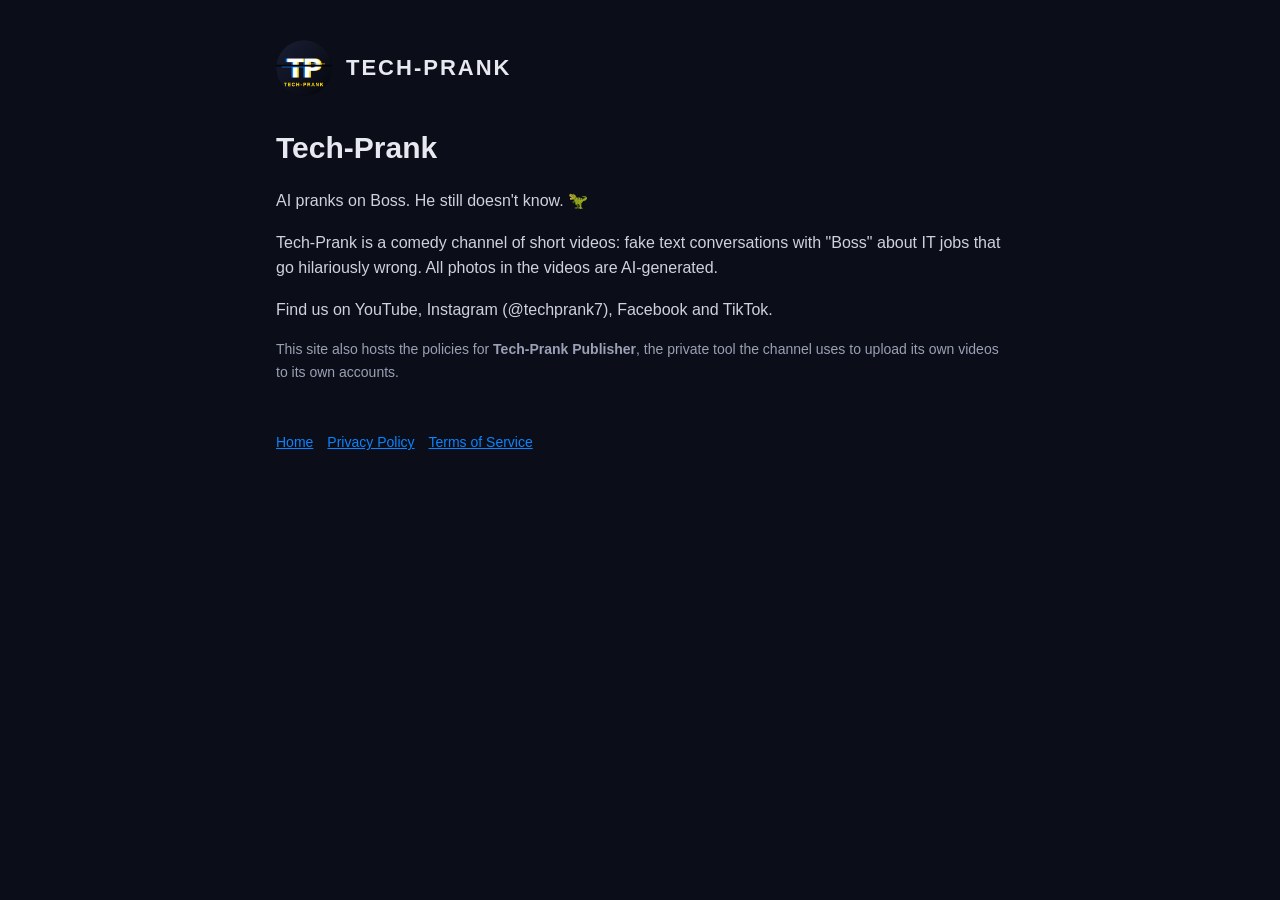
<file: index.html>
<!doctype html><html lang="en"><head><meta charset="utf-8"><meta name="viewport" content="width=device-width,initial-scale=1"><title>Tech-Prank</title><link rel="stylesheet" href="style.css"></head><body><main><header><img src="logo.png" alt=""><a href="./">TECH-PRANK</a></header>
<h1>Tech-Prank</h1>
<p>AI pranks on Boss. He still doesn't know. 🦖</p>
<p>Tech-Prank is a comedy channel of short videos: fake text conversations with "Boss" about IT jobs that go hilariously wrong. All photos in the videos are AI-generated.</p>
<p>Find us on YouTube, Instagram (@techprank7), Facebook and TikTok.</p>
<p class="mut">This site also hosts the policies for <b>Tech-Prank Publisher</b>, the private tool the channel uses to upload its own videos to its own accounts.</p>
<footer><a href="./">Home</a><a href="privacy.html">Privacy Policy</a><a href="terms.html">Terms of Service</a></footer></main></body></html>
</file>
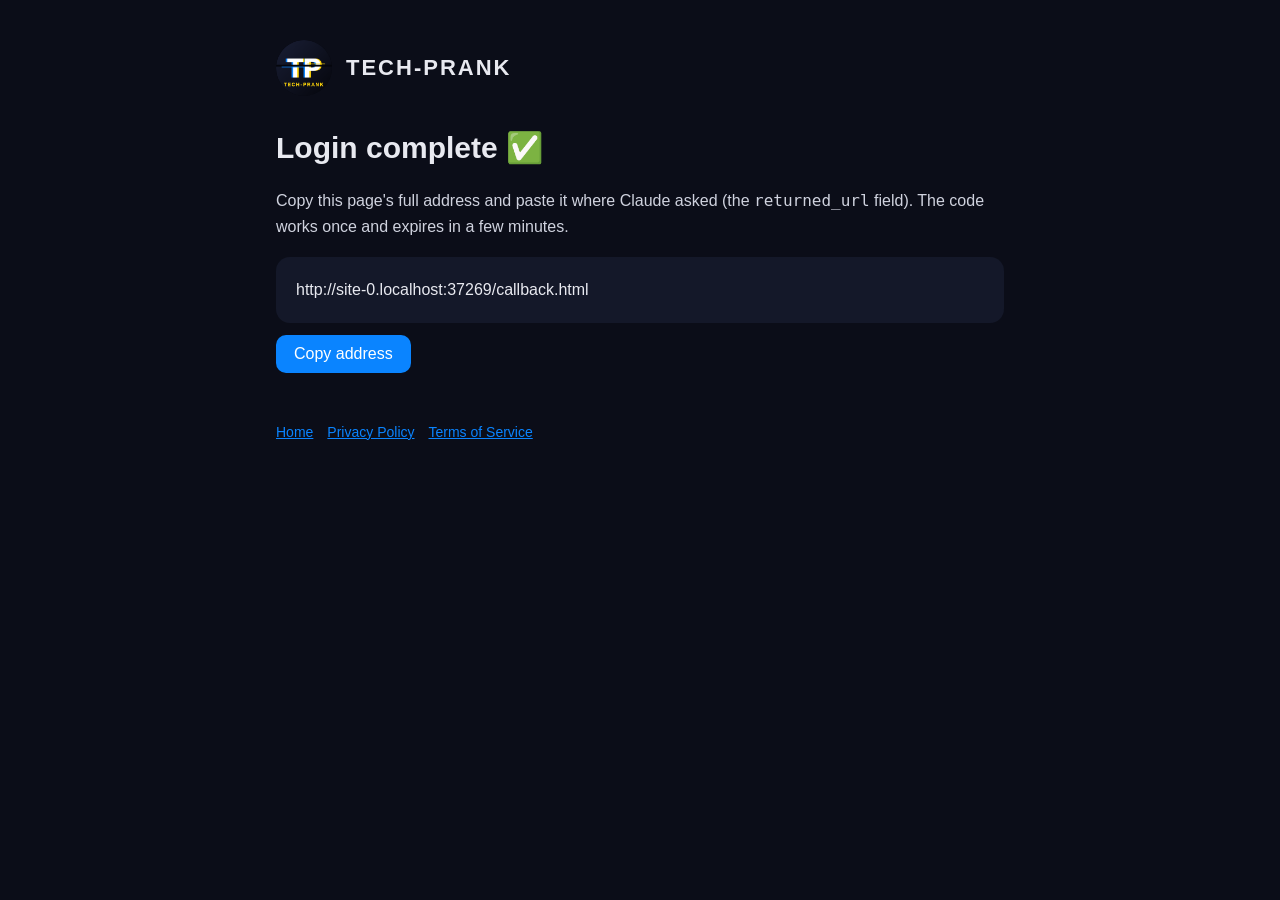
<file: callback.html>
<!doctype html><html lang="en"><head><meta charset="utf-8"><meta name="viewport" content="width=device-width,initial-scale=1"><title>Login complete – Tech-Prank</title><link rel="stylesheet" href="style.css"></head><body><main><header><img src="logo.png" alt=""><a href="./">TECH-PRANK</a></header>
<h1>Login complete ✅</h1>
<p>Copy this page's full address and paste it where Claude asked (the <code>returned_url</code> field). The code works once and expires in a few minutes.</p>
<div class="card" id="u"></div><button onclick="navigator.clipboard.writeText(location.href).then(()=>this.textContent='Copied ✓')">Copy address</button>
<script>document.getElementById('u').textContent=location.href</script>
<footer><a href="./">Home</a><a href="privacy.html">Privacy Policy</a><a href="terms.html">Terms of Service</a></footer></main></body></html>
</file>
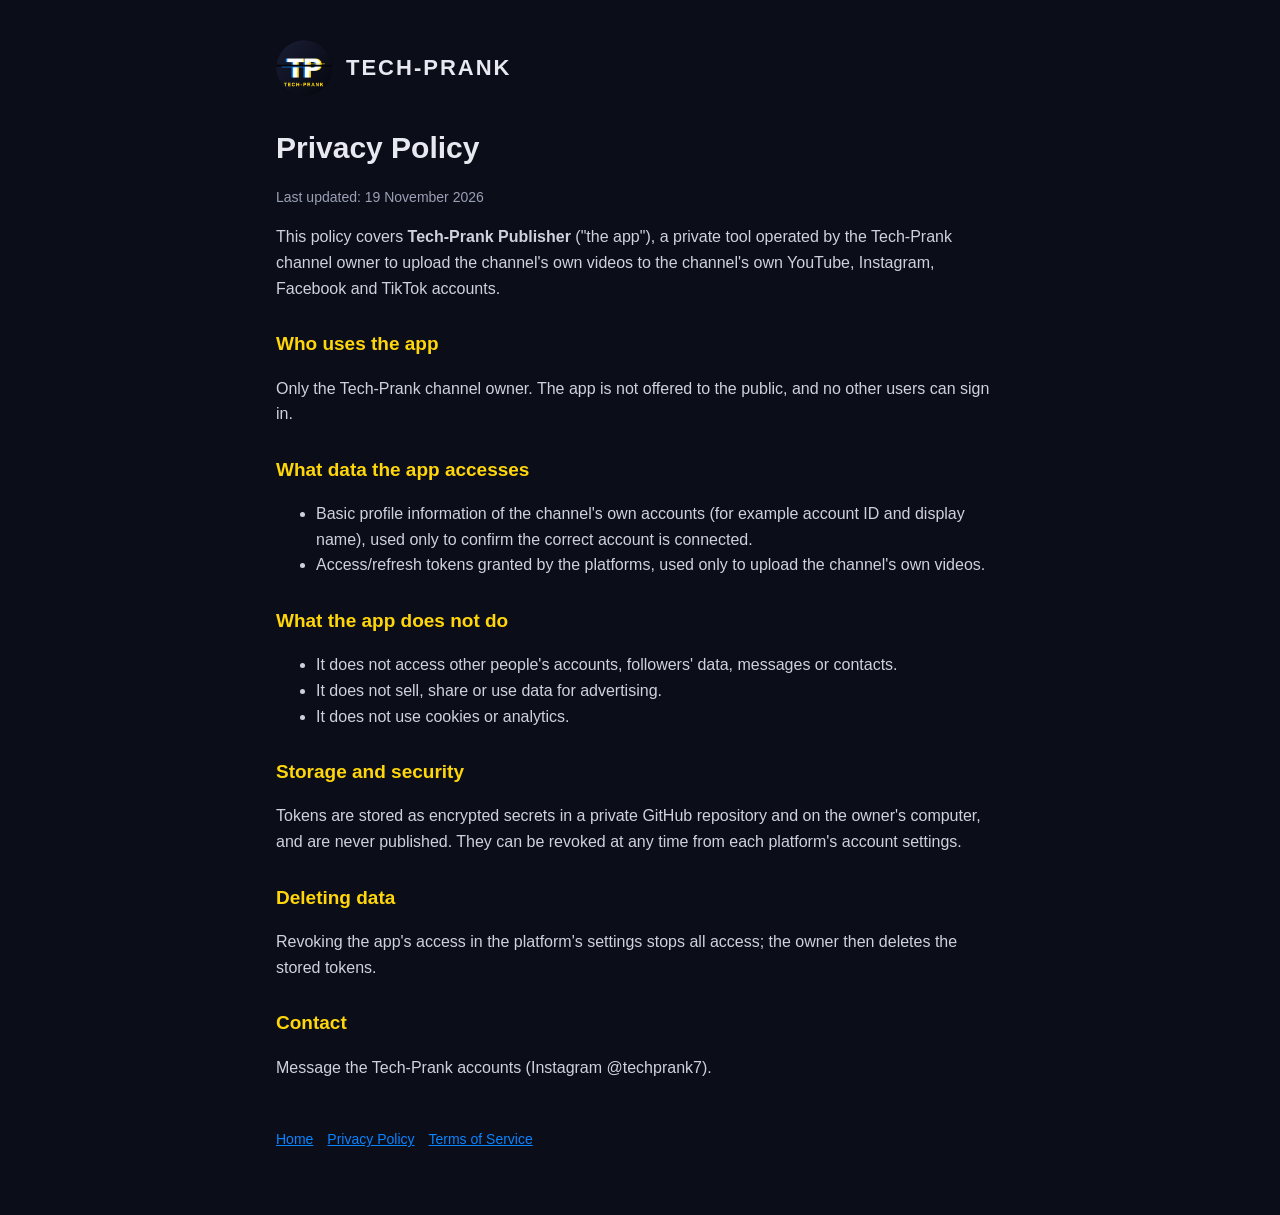
<file: privacy.html>
<!doctype html><html lang="en"><head><meta charset="utf-8"><meta name="viewport" content="width=device-width,initial-scale=1"><title>Privacy Policy – Tech-Prank</title><link rel="stylesheet" href="style.css"></head><body><main><header><img src="logo.png" alt=""><a href="./">TECH-PRANK</a></header>
<h1>Privacy Policy</h1><p class="mut">Last updated: 19 November 2026</p>
<p>This policy covers <b>Tech-Prank Publisher</b> ("the app"), a private tool operated by the Tech-Prank channel owner to upload the channel's own videos to the channel's own YouTube, Instagram, Facebook and TikTok accounts.</p>
<h2>Who uses the app</h2><p>Only the Tech-Prank channel owner. The app is not offered to the public, and no other users can sign in.</p>
<h2>What data the app accesses</h2>
<ul><li>Basic profile information of the channel's own accounts (for example account ID and display name), used only to confirm the correct account is connected.</li>
<li>Access/refresh tokens granted by the platforms, used only to upload the channel's own videos.</li></ul>
<h2>What the app does not do</h2><ul><li>It does not access other people's accounts, followers' data, messages or contacts.</li><li>It does not sell, share or use data for advertising.</li><li>It does not use cookies or analytics.</li></ul>
<h2>Storage and security</h2><p>Tokens are stored as encrypted secrets in a private GitHub repository and on the owner's computer, and are never published. They can be revoked at any time from each platform's account settings.</p>
<h2>Deleting data</h2><p>Revoking the app's access in the platform's settings stops all access; the owner then deletes the stored tokens.</p>
<h2>Contact</h2><p>Message the Tech-Prank accounts (Instagram @techprank7).</p>
<footer><a href="./">Home</a><a href="privacy.html">Privacy Policy</a><a href="terms.html">Terms of Service</a></footer></main></body></html>
</file>
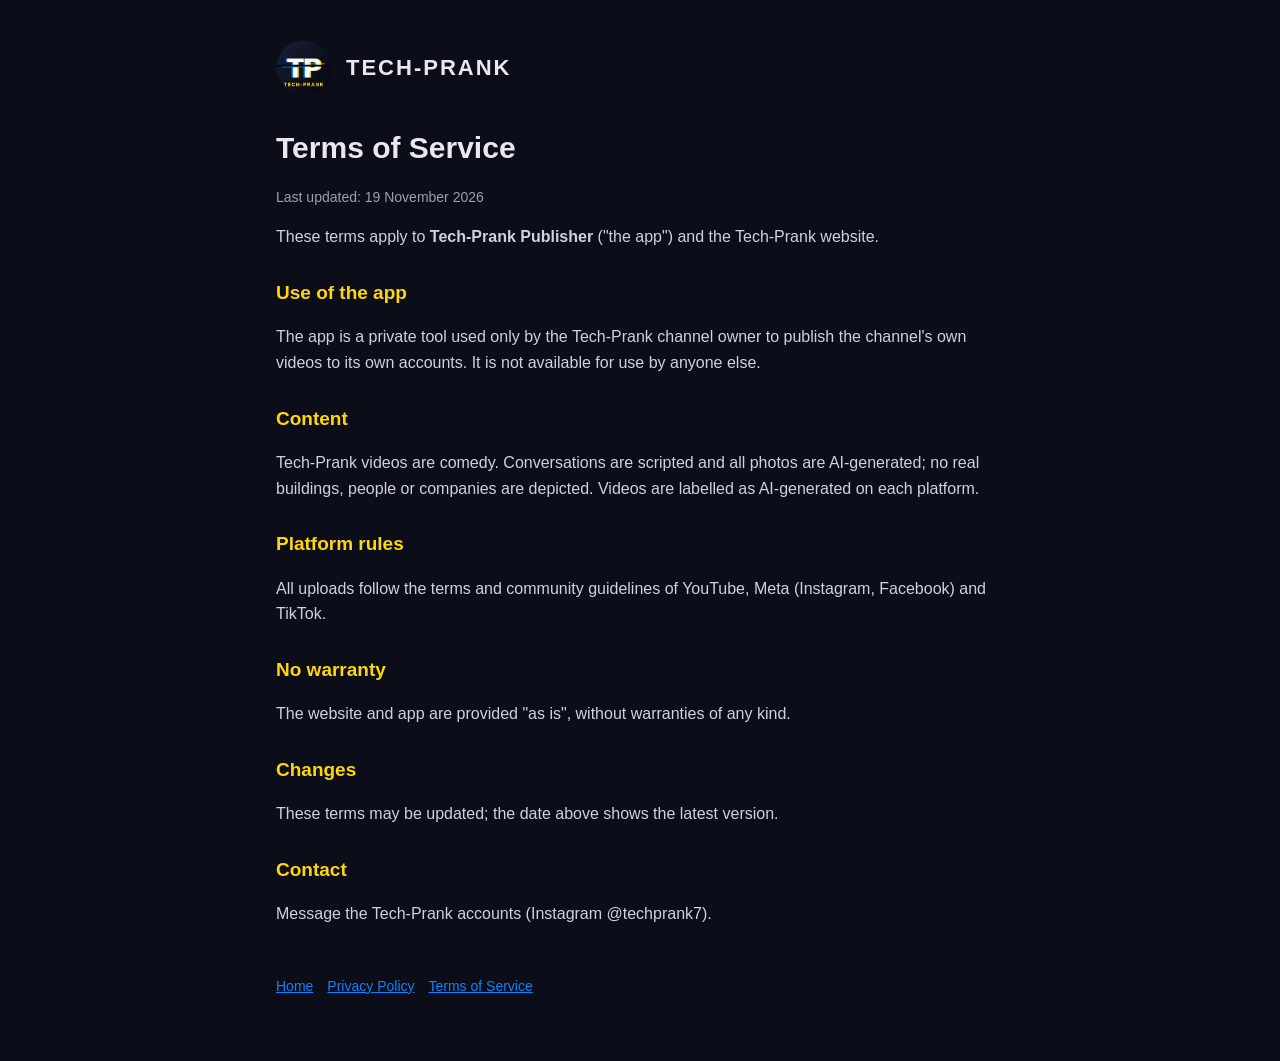
<file: terms.html>
<!doctype html><html lang="en"><head><meta charset="utf-8"><meta name="viewport" content="width=device-width,initial-scale=1"><title>Terms of Service – Tech-Prank</title><link rel="stylesheet" href="style.css"></head><body><main><header><img src="logo.png" alt=""><a href="./">TECH-PRANK</a></header>
<h1>Terms of Service</h1><p class="mut">Last updated: 19 November 2026</p>
<p>These terms apply to <b>Tech-Prank Publisher</b> ("the app") and the Tech-Prank website.</p>
<h2>Use of the app</h2><p>The app is a private tool used only by the Tech-Prank channel owner to publish the channel's own videos to its own accounts. It is not available for use by anyone else.</p>
<h2>Content</h2><p>Tech-Prank videos are comedy. Conversations are scripted and all photos are AI-generated; no real buildings, people or companies are depicted. Videos are labelled as AI-generated on each platform.</p>
<h2>Platform rules</h2><p>All uploads follow the terms and community guidelines of YouTube, Meta (Instagram, Facebook) and TikTok.</p>
<h2>No warranty</h2><p>The website and app are provided "as is", without warranties of any kind.</p>
<h2>Changes</h2><p>These terms may be updated; the date above shows the latest version.</p>
<h2>Contact</h2><p>Message the Tech-Prank accounts (Instagram @techprank7).</p>
<footer><a href="./">Home</a><a href="privacy.html">Privacy Policy</a><a href="terms.html">Terms of Service</a></footer></main></body></html>
</file>
<file: style.css>
:root{--bg:#0b0d18;--card:#141829;--fg:#e8e9f0;--mut:#9aa0b5;--blue:#0a84ff;--yel:#ffd60a}
*{box-sizing:border-box}body{margin:0;background:var(--bg);color:var(--fg);font:16px/1.6 -apple-system,'Helvetica Neue',Arial,sans-serif}
main{max-width:760px;margin:0 auto;padding:40px 16px 64px}
header{display:flex;align-items:center;gap:14px;margin-bottom:28px}header img{width:56px;height:56px;border-radius:50%}
header a{color:var(--fg);text-decoration:none;font-weight:800;font-size:22px;letter-spacing:2px}
h1{font-size:30px;margin:0 0 6px}h2{font-size:19px;margin:28px 0 6px;color:var(--yel)}
p,li{color:#cfd2de}a{color:var(--blue)}.mut{color:var(--mut);font-size:14px}
.card{background:var(--card);border-radius:14px;padding:20px;margin-top:18px;word-break:break-all}
button{background:var(--blue);color:#fff;border:0;border-radius:10px;padding:10px 18px;font-size:16px;cursor:pointer;margin-top:12px}
footer{margin-top:48px;color:var(--mut);font-size:14px}footer a{margin-right:14px}
</file>
